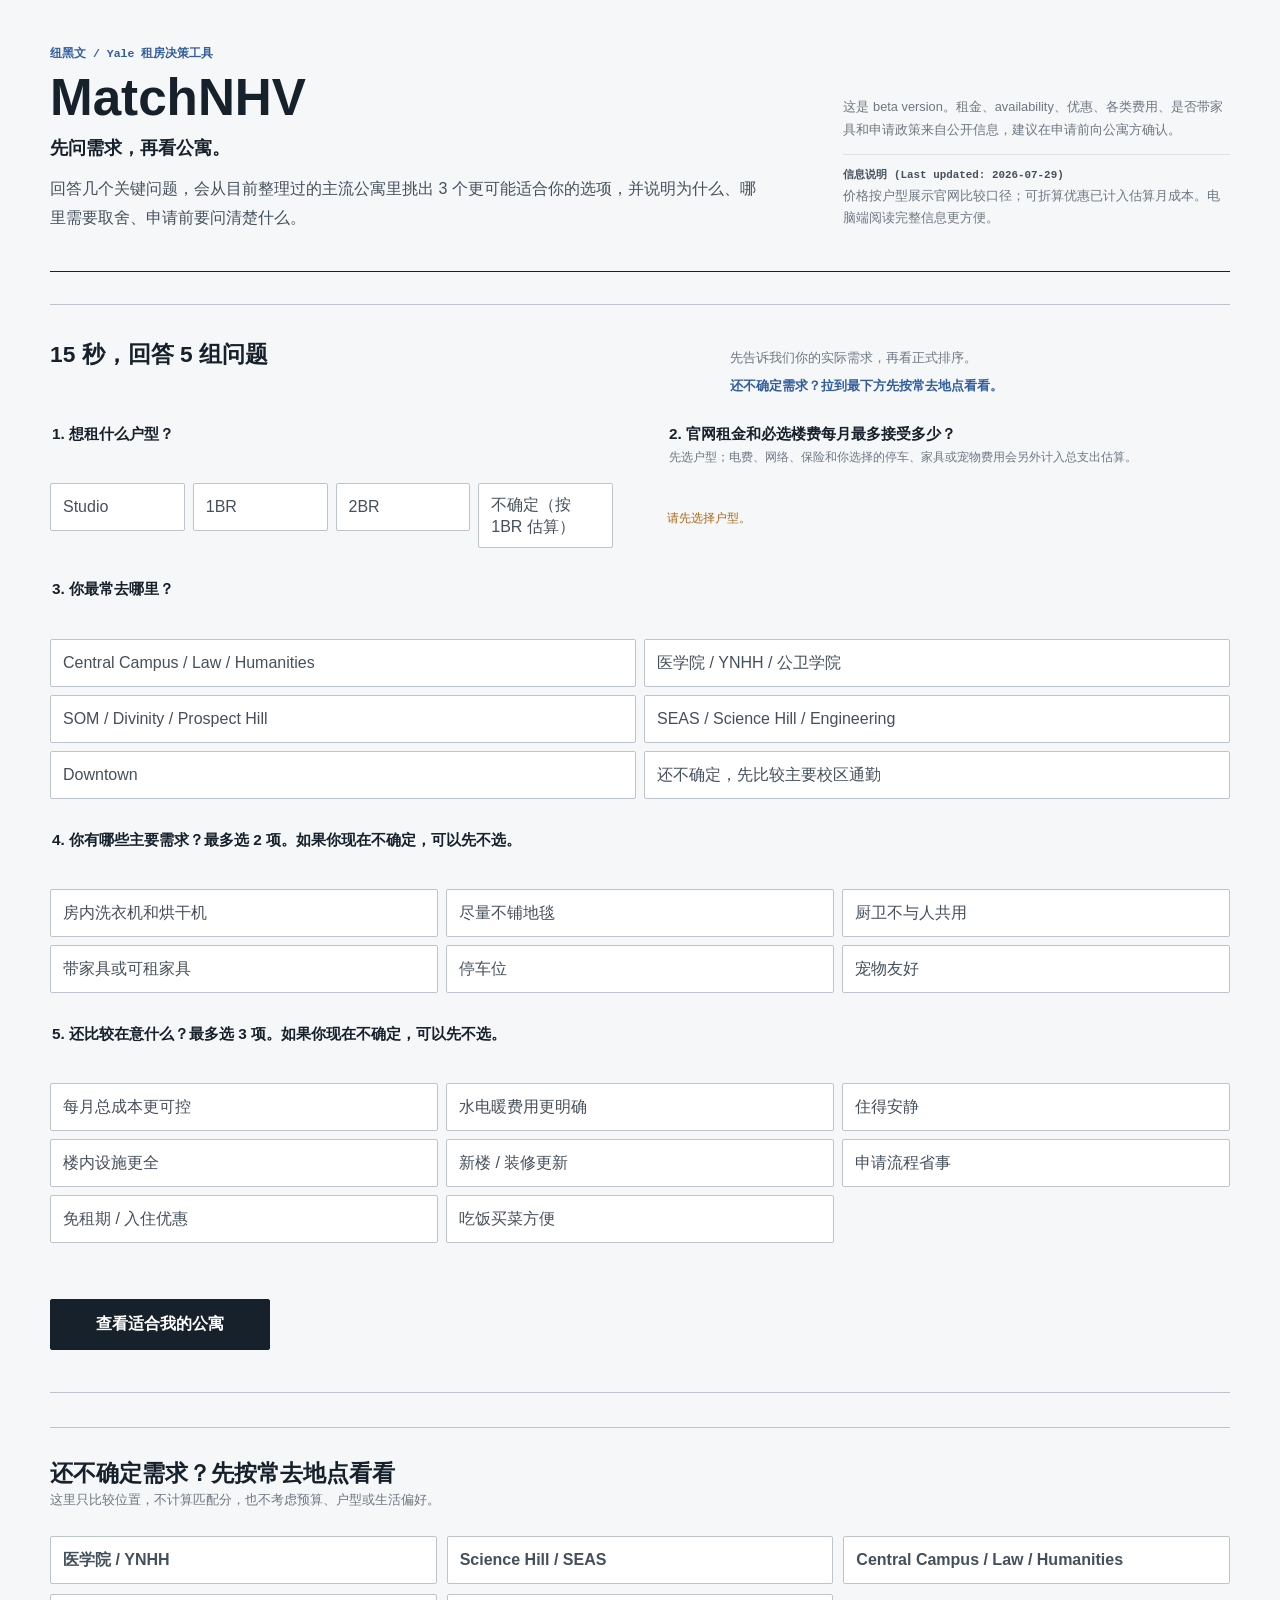
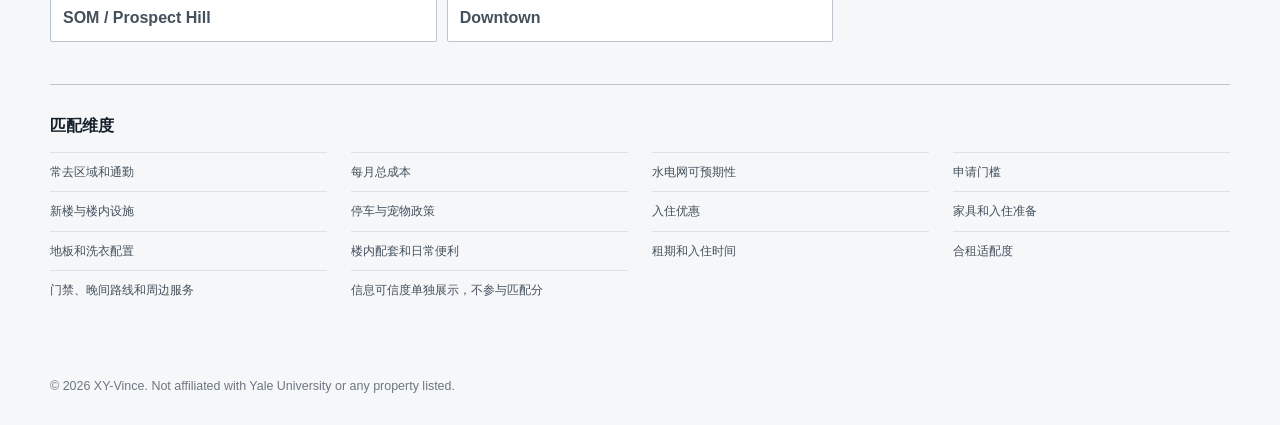
<file: index.html>
<!doctype html>
<html lang="zh-CN">
  <head>
    <meta charset="utf-8">
    <meta name="viewport" content="width=device-width, initial-scale=1">
    <meta name="description" content="MatchNHV 纽黑文公寓匹配器：根据预算、常去区域、水电网、房间配置和生活偏好，找出 3 个更适合你的选项。">
    <title>MatchNHV | 纽黑文公寓匹配器</title>
    <link rel="icon" href="favicon.svg" type="image/svg+xml">
    <link rel="stylesheet" href="styles.css?v=20260729-evidence-sprint-v1">
  </head>
  <body class="field-guide-ui">
    <main class="app-shell">
      <section class="intro" aria-labelledby="page-title">
        <div>
          <div class="top-line">
            <p class="eyebrow">纽黑文 / Yale 租房决策工具</p>
          </div>
          <h1 id="page-title">MatchNHV</h1>
          <p class="tagline">先问需求，再看公寓。</p>
          <p class="intro-copy">
            回答几个关键问题，会从目前整理过的主流公寓里挑出 3 个更可能适合你的选项，并说明为什么、哪里需要取舍、申请前要问清楚什么。
          </p>
        </div>
        <div class="notice">
          这是 beta version。租金、availability、优惠、各类费用、是否带家具和申请政策来自公开信息，建议在申请前向公寓方确认。
          <div class="info-board">
            <strong>信息说明 (Last updated: 2026-07-29)</strong>
            <span>价格按户型展示官网比较口径；可折算优惠已计入估算月成本。电脑端阅读完整信息更方便。</span>
          </div>
        </div>
      </section>

      <section class="workspace" aria-label="公寓匹配问卷和结果">
        <section class="panel results-panel" aria-live="polite" tabindex="-1" hidden>
          <div class="panel-heading results-heading">
            <div>
              <h2 id="results-title" tabindex="-1">适合你的公寓</h2>
              <p id="result-summary">提交问卷后，这里会显示正式排序。</p>
            </div>
            <button type="button" id="reset-button" class="secondary-action">重置</button>
          </div>
          <div id="results" class="results-list"></div>
        </section>

        <section class="launch-actions" id="feedback-panel" aria-label="Beta feedback" hidden>
          <div class="panel action-panel">
            <div class="panel-heading">
              <h2>测试反馈</h2>
              <p>填完下面三项，再复制反馈邮件正文。</p>
            </div>
            <p class="referral-note">想了解 referral bonus（推荐奖金），可在邮件里写上公寓名称；有现住租客可联系时，可以帮你们认识。目前 360 State、NHV Towers、City Crossing 暂无推荐奖金。Referral program 对打分机制无影响。</p>
            <p id="feedback-recipient" class="feedback-recipient" hidden></p>
            <div class="field-stack">
              <div>
                <label class="field-label" id="feedback-accuracy-label" for="feedback-accuracy">前三名感觉准吗？</label>
                <select id="feedback-accuracy">
                  <option value="大方向准确">大方向准确</option>
                  <option value="有一个明显不对">有一个明显不对</option>
                  <option value="不太符合我的需求">不太符合我的需求</option>
                </select>
              </div>
              <div id="feedback-missing-field">
                <label class="field-label" for="feedback-missing">这里还漏了哪些？</label>
                <input id="feedback-missing" type="text" placeholder="例如：公寓、费用、偏好或其他情况">
              </div>
              <div>
                <label class="field-label" for="feedback-note">一句话告诉我们哪里要改</label>
                <textarea id="feedback-note" rows="3" placeholder="例如：我是 SOM，结果太偏 Downtown；我更关心 parking；预算档位不够细。"></textarea>
              </div>
              <button type="button" id="copy-feedback" class="primary-action">复制反馈邮件正文</button>
              <p id="feedback-status" class="action-status" aria-live="polite"></p>
              <textarea id="feedback-preview" class="feedback-preview" rows="10" readonly hidden aria-label="反馈邮件正文"></textarea>
            </div>
          </div>
        </section>

        <form id="fit-form" class="panel form-panel">
          <div class="panel-heading">
            <h2>15 秒，回答 5 组问题</h2>
            <p>先告诉我们你的实际需求，再看正式排序。</p>
            <p class="location-browser-hint">还不确定需求？拉到最下方先按常去地点看看。</p>
          </div>

          <fieldset>
            <legend>1. 想租什么户型？</legend>
            <div class="segmented unit-type-grid">
              <label><input type="radio" name="unit_type" value="studio" required><span>Studio</span></label>
              <label><input type="radio" name="unit_type" value="1br" required><span>1BR</span></label>
              <label><input type="radio" name="unit_type" value="2br" required><span>2BR</span></label>
              <label><input type="radio" name="unit_type" value="not_sure" required><span>不确定（按 1BR 估算）</span></label>
            </div>
          </fieldset>

          <fieldset>
            <legend>2. 官网租金和必选楼费每月最多接受多少？<span class="legend-note">先选户型；电费、网络、保险和你选择的停车、家具或宠物费用会另外计入总支出估算。</span></legend>
            <div id="budget-options" class="segmented budget-grid"></div>
            <span id="budget-range-note" class="legend-note" aria-live="polite">请先选择户型。</span>
          </fieldset>

          <fieldset>
            <legend>3. 你最常去哪里？</legend>
            <div class="option-grid campus-grid">
              <label><input type="radio" name="campus" value="central_campus" required><span>Central Campus / Law / Humanities</span></label>
              <label><input type="radio" name="campus" value="med_school" required><span>医学院 / YNHH / 公卫学院</span></label>
              <label><input type="radio" name="campus" value="som_prospect" required><span>SOM / Divinity / Prospect Hill</span></label>
              <label><input type="radio" name="campus" value="seas_science" required><span>SEAS / Science Hill / Engineering</span></label>
              <label><input type="radio" name="campus" value="downtown_station" required><span>Downtown</span></label>
              <label><input type="radio" name="campus" value="balanced" required><span>还不确定，先比较主要校区通勤</span></label>
            </div>
          </fieldset>

          <fieldset>
            <legend>4. 你有哪些主要需求？最多选 2 项。如果你现在不确定，可以先不选。</legend>
            <div class="option-grid priority-grid">
              <label><input type="checkbox" name="requirement" value="laundry"><span>房内洗衣机和烘干机</span></label>
              <label><input type="checkbox" name="requirement" value="wood_floor"><span>尽量不铺地毯</span></label>
              <label><input type="checkbox" name="requirement" value="private_space"><span>厨卫不与人共用</span></label>
              <label><input type="checkbox" name="requirement" value="furniture_ready"><span>带家具或可租家具</span></label>
              <label><input type="checkbox" name="requirement" value="parking"><span>停车位</span></label>
              <label><input type="checkbox" name="requirement" value="pet_friendly"><span>宠物友好</span></label>
            </div>
            <div id="pet-type-followup" class="conditional-followup" hidden>
              <span class="field-label">你的宠物是？</span>
              <div class="segmented conditional-options">
                <label><input type="radio" name="pet_type" value="cat"><span>猫</span></label>
                <label><input type="radio" name="pet_type" value="dog"><span>狗</span></label>
                <label><input type="radio" name="pet_type" value="other"><span>其他</span></label>
              </div>
            </div>
          </fieldset>

          <fieldset>
            <legend>5. 还比较在意什么？最多选 3 项。如果你现在不确定，可以先不选。</legend>
            <div class="option-grid priority-grid">
              <label><input type="checkbox" name="preference" value="true_cost"><span>每月总成本更可控</span></label>
              <label><input type="checkbox" name="preference" value="utilities_predictable"><span>水电暖费用更明确</span></label>
              <label><input type="checkbox" name="preference" value="quiet_routine"><span>住得安静</span></label>
              <label><input type="checkbox" name="preference" value="amenity_breadth"><span>楼内设施更全</span></label>
              <label><input type="checkbox" name="preference" value="newer_building"><span>新楼 / 装修更新</span></label>
              <label><input type="checkbox" name="preference" value="application"><span>申请流程省事</span></label>
              <label><input type="checkbox" name="preference" value="concession"><span>免租期 / 入住优惠</span></label>
              <label><input type="checkbox" name="preference" value="food_store"><span>吃饭买菜方便</span></label>
            </div>
          </fieldset>

          <p id="refinement-status" class="refinement-status" aria-live="polite"></p>
          <button type="submit" class="primary-action">查看适合我的公寓</button>
        </form>

        <section class="location-browser panel" aria-labelledby="location-browser-title">
          <div class="panel-heading">
            <h2 id="location-browser-title">还不确定需求？先按常去地点看看</h2>
            <p>这里只比较位置，不计算匹配分，也不考虑预算、户型或生活偏好。</p>
          </div>
          <div class="location-browser-grid">
            <button type="button" class="location-browser-button" data-campus="med_school">医学院 / YNHH</button>
            <button type="button" class="location-browser-button" data-campus="seas_science">Science Hill / SEAS</button>
            <button type="button" class="location-browser-button" data-campus="central_campus">Central Campus / Law / Humanities</button>
            <button type="button" class="location-browser-button" data-campus="som_prospect">SOM / Prospect Hill</button>
            <button type="button" class="location-browser-button" data-campus="downtown_station">Downtown</button>
          </div>
        </section>

      </section>

      <section class="method-note">
        <h2>匹配维度</h2>
        <div class="criteria-grid">
          <span>常去区域和通勤</span>
          <span>每月总成本</span>
          <span>水电网可预期性</span>
          <span>申请门槛</span>
          <span>新楼与楼内设施</span>
          <span>停车与宠物政策</span>
          <span>入住优惠</span>
          <span>家具和入住准备</span>
          <span>地板和洗衣配置</span>
          <span>楼内配套和日常便利</span>
          <span>租期和入住时间</span>
          <span>合租适配度</span>
          <span>门禁、晚间路线和周边服务</span>
          <span>信息可信度单独展示，不参与匹配分</span>
        </div>
      </section>
    </main>
    <footer class="site-footer">
      <p>© 2026 XY-Vince. Not affiliated with Yale University or any property listed.</p>
    </footer>

    <script src="app.js?v=20260729-evidence-sprint-v1"></script>
  </body>
</html>
</file>
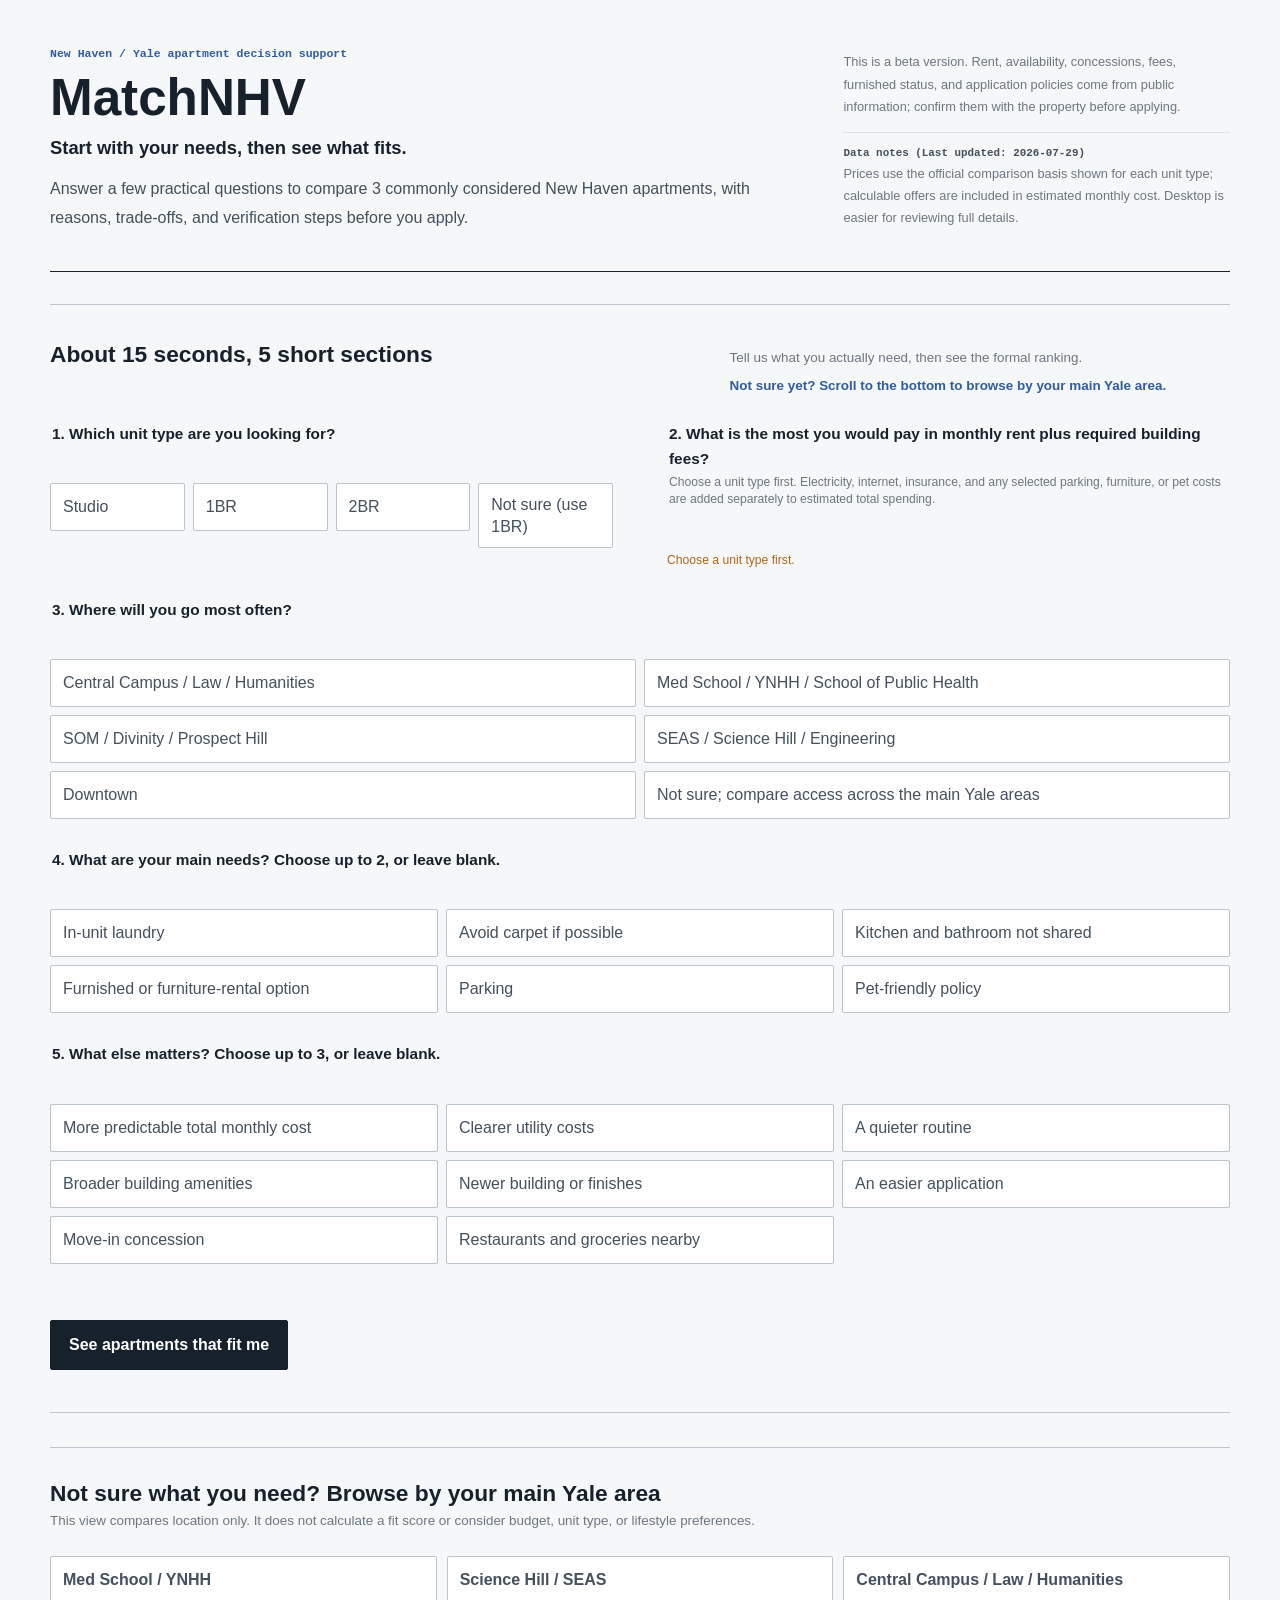
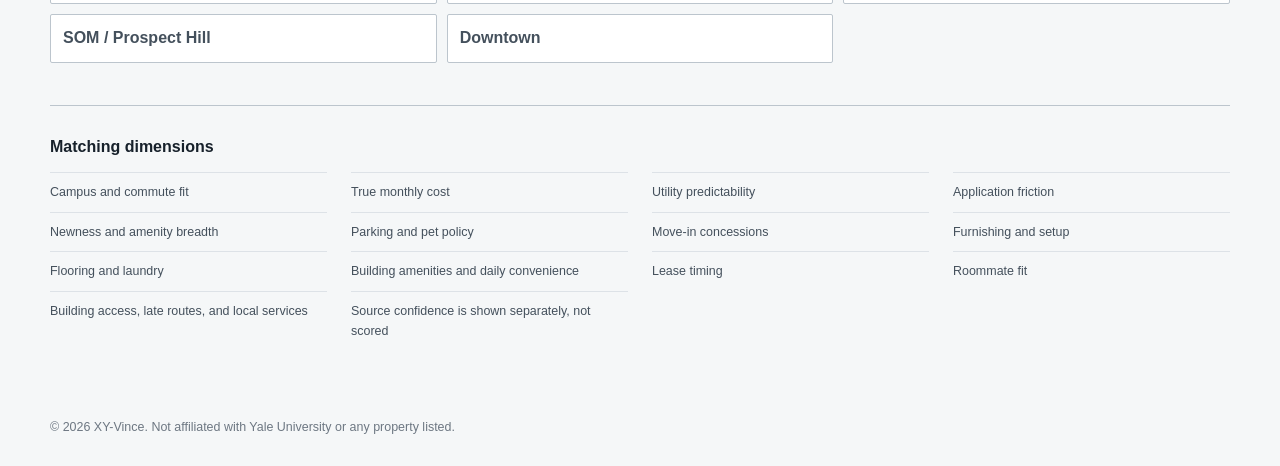
<file: en/index.html>
<!doctype html>
<html lang="en">
  <head>
    <meta charset="utf-8">
    <meta name="viewport" content="width=device-width, initial-scale=1">
    <meta name="description" content="MatchNHV is a New Haven apartment fit checker that matches budget, campus routine, true cost, setup, and daily priorities to 3 better-fit options.">
    <title>MatchNHV | New Haven Apartment Fit Checker</title>
    <link rel="icon" href="../favicon.svg" type="image/svg+xml">
    <link rel="stylesheet" href="../styles.css?v=20260729-evidence-sprint-v1">
  </head>
  <body class="field-guide-ui">
    <main class="app-shell">
      <section class="intro" aria-labelledby="page-title">
        <div>
          <div class="top-line">
            <p class="eyebrow">New Haven / Yale apartment decision support</p>
          </div>
          <h1 id="page-title">MatchNHV</h1>
          <p class="tagline">Start with your needs, then see what fits.</p>
          <p class="intro-copy">
            Answer a few practical questions to compare 3 commonly considered New Haven apartments, with reasons, trade-offs, and verification steps before you apply.
          </p>
        </div>
        <div class="notice">
          This is a beta version. Rent, availability, concessions, fees, furnished status, and application policies come from public information; confirm them with the property before applying.
          <div class="info-board">
            <strong>Data notes (Last updated: 2026-07-29)</strong>
            <span>Prices use the official comparison basis shown for each unit type; calculable offers are included in estimated monthly cost. Desktop is easier for reviewing full details.</span>
          </div>
        </div>
      </section>

      <section class="workspace" aria-label="Apartment fit questionnaire and results">
        <section class="panel results-panel" aria-live="polite" tabindex="-1" hidden>
          <div class="panel-heading results-heading">
            <div>
              <h2 id="results-title" tabindex="-1">Apartments that fit your needs</h2>
              <p id="result-summary">Submit the questionnaire to see the formal ranking.</p>
            </div>
            <button type="button" id="reset-button" class="secondary-action">Reset</button>
          </div>
          <div id="results" class="results-list"></div>
        </section>

        <section class="launch-actions" id="feedback-panel" aria-label="Beta feedback" hidden>
          <div class="panel action-panel">
            <div class="panel-heading">
              <h2>Beta feedback</h2>
              <p>Fill in the three fields below, then copy the feedback email.</p>
            </div>
            <p class="referral-note">For a referral bonus, include the property name in your email and I will contact a current resident. 360 State, NHV Towers, and City Crossing currently have no referral bonus. Referral programs never affect scoring.</p>
            <p id="feedback-recipient" class="feedback-recipient" hidden></p>
            <div class="field-stack">
              <div>
                <label class="field-label" id="feedback-accuracy-label" for="feedback-accuracy">Does the Top 3 feel right?</label>
                <select id="feedback-accuracy">
                  <option value="Mostly accurate">Mostly accurate</option>
                  <option value="One option is clearly off">One option is clearly off</option>
                  <option value="Not close to my needs">Not close to my needs</option>
                </select>
              </div>
              <div id="feedback-missing-field">
                <label class="field-label" for="feedback-missing">What are we missing here?</label>
                <input id="feedback-missing" type="text" placeholder="Example: a building, fee, preference, or other detail">
              </div>
              <div>
                <label class="field-label" for="feedback-note">One sentence on what should improve</label>
                <textarea id="feedback-note" rows="3" placeholder="Example: I am at SOM and the results feel too downtown; parking matters more to me; the budget bands need more detail."></textarea>
              </div>
              <button type="button" id="copy-feedback" class="primary-action">Copy feedback email</button>
              <p id="feedback-status" class="action-status" aria-live="polite"></p>
              <textarea id="feedback-preview" class="feedback-preview" rows="10" readonly hidden aria-label="Feedback email body"></textarea>
            </div>
          </div>
        </section>

        <form id="fit-form" class="panel form-panel">
          <div class="panel-heading">
            <h2>About 15 seconds, 5 short sections</h2>
            <p>Tell us what you actually need, then see the formal ranking.</p>
            <p class="location-browser-hint">Not sure yet? Scroll to the bottom to browse by your main Yale area.</p>
          </div>

          <fieldset>
            <legend>1. Which unit type are you looking for?</legend>
            <div class="segmented unit-type-grid">
              <label><input type="radio" name="unit_type" value="studio" required><span>Studio</span></label>
              <label><input type="radio" name="unit_type" value="1br" required><span>1BR</span></label>
              <label><input type="radio" name="unit_type" value="2br" required><span>2BR</span></label>
              <label><input type="radio" name="unit_type" value="not_sure" required><span>Not sure (use 1BR)</span></label>
            </div>
          </fieldset>

          <fieldset>
            <legend>2. What is the most you would pay in monthly rent plus required building fees?<span class="legend-note">Choose a unit type first. Electricity, internet, insurance, and any selected parking, furniture, or pet costs are added separately to estimated total spending.</span></legend>
            <div id="budget-options" class="segmented budget-grid"></div>
            <span id="budget-range-note" class="legend-note" aria-live="polite">Choose a unit type first.</span>
          </fieldset>

          <fieldset>
            <legend>3. Where will you go most often?</legend>
            <div class="option-grid campus-grid">
              <label><input type="radio" name="campus" value="central_campus" required><span>Central Campus / Law / Humanities</span></label>
              <label><input type="radio" name="campus" value="med_school" required><span>Med School / YNHH / School of Public Health</span></label>
              <label><input type="radio" name="campus" value="som_prospect" required><span>SOM / Divinity / Prospect Hill</span></label>
              <label><input type="radio" name="campus" value="seas_science" required><span>SEAS / Science Hill / Engineering</span></label>
              <label><input type="radio" name="campus" value="downtown_station" required><span>Downtown</span></label>
              <label><input type="radio" name="campus" value="balanced" required><span>Not sure; compare access across the main Yale areas</span></label>
            </div>
          </fieldset>

          <fieldset>
            <legend>4. What are your main needs? Choose up to 2, or leave blank.</legend>
            <div class="option-grid priority-grid">
              <label><input type="checkbox" name="requirement" value="laundry"><span>In-unit laundry</span></label>
              <label><input type="checkbox" name="requirement" value="wood_floor"><span>Avoid carpet if possible</span></label>
              <label><input type="checkbox" name="requirement" value="private_space"><span>Kitchen and bathroom not shared</span></label>
              <label><input type="checkbox" name="requirement" value="furniture_ready"><span>Furnished or furniture-rental option</span></label>
              <label><input type="checkbox" name="requirement" value="parking"><span>Parking</span></label>
              <label><input type="checkbox" name="requirement" value="pet_friendly"><span>Pet-friendly policy</span></label>
            </div>
            <div id="pet-type-followup" class="conditional-followup" hidden>
              <span class="field-label">What kind of pet?</span>
              <div class="segmented conditional-options">
                <label><input type="radio" name="pet_type" value="cat"><span>Cat</span></label>
                <label><input type="radio" name="pet_type" value="dog"><span>Dog</span></label>
                <label><input type="radio" name="pet_type" value="other"><span>Other</span></label>
              </div>
            </div>
          </fieldset>

          <fieldset>
            <legend>5. What else matters? Choose up to 3, or leave blank.</legend>
            <div class="option-grid priority-grid">
              <label><input type="checkbox" name="preference" value="true_cost"><span>More predictable total monthly cost</span></label>
              <label><input type="checkbox" name="preference" value="utilities_predictable"><span>Clearer utility costs</span></label>
              <label><input type="checkbox" name="preference" value="quiet_routine"><span>A quieter routine</span></label>
              <label><input type="checkbox" name="preference" value="amenity_breadth"><span>Broader building amenities</span></label>
              <label><input type="checkbox" name="preference" value="newer_building"><span>Newer building or finishes</span></label>
              <label><input type="checkbox" name="preference" value="application"><span>An easier application</span></label>
              <label><input type="checkbox" name="preference" value="concession"><span>Move-in concession</span></label>
              <label><input type="checkbox" name="preference" value="food_store"><span>Restaurants and groceries nearby</span></label>
            </div>
          </fieldset>

          <p id="refinement-status" class="refinement-status" aria-live="polite"></p>
          <button type="submit" class="primary-action">See apartments that fit me</button>
        </form>

        <section class="location-browser panel" aria-labelledby="location-browser-title">
          <div class="panel-heading">
            <h2 id="location-browser-title">Not sure what you need? Browse by your main Yale area</h2>
            <p>This view compares location only. It does not calculate a fit score or consider budget, unit type, or lifestyle preferences.</p>
          </div>
          <div class="location-browser-grid">
            <button type="button" class="location-browser-button" data-campus="med_school">Med School / YNHH</button>
            <button type="button" class="location-browser-button" data-campus="seas_science">Science Hill / SEAS</button>
            <button type="button" class="location-browser-button" data-campus="central_campus">Central Campus / Law / Humanities</button>
            <button type="button" class="location-browser-button" data-campus="som_prospect">SOM / Prospect Hill</button>
            <button type="button" class="location-browser-button" data-campus="downtown_station">Downtown</button>
          </div>
        </section>

      </section>

      <section class="method-note">
        <h2>Matching dimensions</h2>
        <div class="criteria-grid">
          <span>Campus and commute fit</span>
          <span>True monthly cost</span>
          <span>Utility predictability</span>
          <span>Application friction</span>
          <span>Newness and amenity breadth</span>
          <span>Parking and pet policy</span>
          <span>Move-in concessions</span>
          <span>Furnishing and setup</span>
          <span>Flooring and laundry</span>
          <span>Building amenities and daily convenience</span>
          <span>Lease timing</span>
          <span>Roommate fit</span>
          <span>Building access, late routes, and local services</span>
          <span>Source confidence is shown separately, not scored</span>
        </div>
      </section>
    </main>
    <footer class="site-footer">
      <p>© 2026 XY-Vince. Not affiliated with Yale University or any property listed.</p>
    </footer>

    <script src="../app.js?v=20260729-evidence-sprint-v1"></script>
  </body>
</html>
</file>
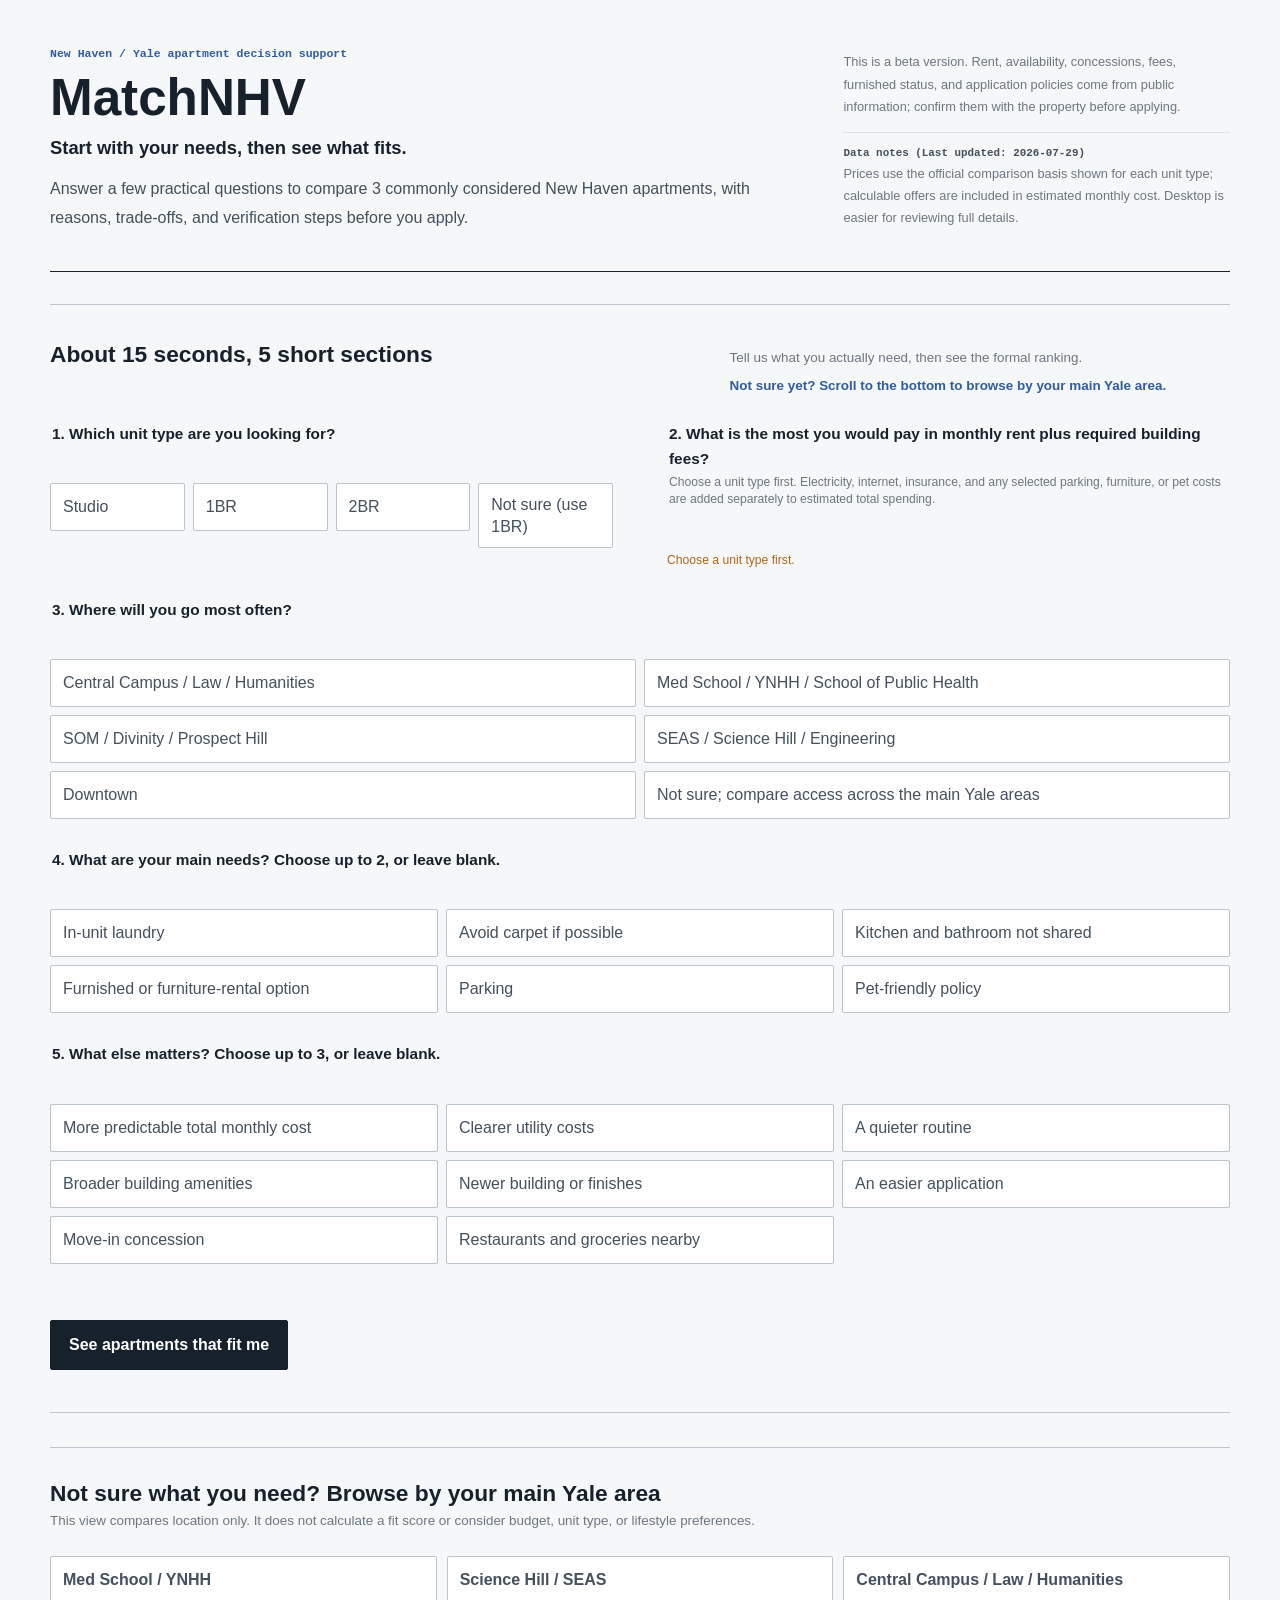
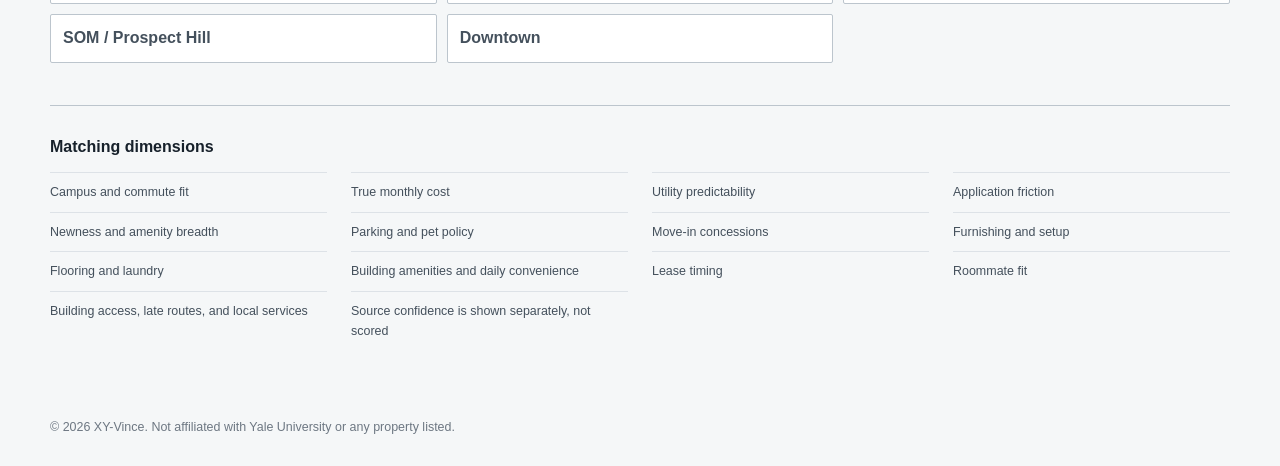
<file: en.html>
<!doctype html>
<html lang="en">
  <head>
    <meta charset="utf-8">
    <meta name="viewport" content="width=device-width, initial-scale=1">
    <meta http-equiv="refresh" content="0; url=en/">
    <link rel="canonical" href="en/">
    <title>MatchNHV | English</title>
  </head>
  <body>
    <p><a href="en/">Continue to MatchNHV in English</a></p>
  </body>
</html>
</file>
<file: styles.css>
:root {
  --bg: #f6f4ef;
  --paper: #ffffff;
  --ink: #1d2430;
  --muted: #667085;
  --line: #d7dce2;
  --line-strong: #b8c0cc;
  --brand: #0f766e;
  --brand-dark: #0b4f4a;
  --accent: #9f6b1a;
  --good: #256b4f;
  --warn: #9a5b13;
  --low: #8f2f2f;
  --shadow: 0 18px 40px rgba(29, 36, 48, 0.08);
}

* {
  box-sizing: border-box;
}

[hidden] {
  display: none !important;
}

body {
  margin: 0;
  color: var(--ink);
  background: var(--bg);
  font-family: Inter, ui-sans-serif, system-ui, -apple-system, BlinkMacSystemFont, "Segoe UI", sans-serif;
  line-height: 1.5;
}

button,
input,
select,
textarea {
  font: inherit;
}

.app-shell {
  width: min(1180px, calc(100% - 32px));
  margin: 0 auto;
  padding: 24px 0 40px;
}

.intro {
  display: grid;
  grid-template-columns: minmax(0, 1fr) minmax(260px, 360px);
  gap: 24px;
  align-items: end;
  padding: 8px 0 24px;
}

.eyebrow {
  margin: 0 0 8px;
  color: var(--brand-dark);
  font-size: 0.78rem;
  font-weight: 760;
  text-transform: uppercase;
}

.top-line {
  display: flex;
  flex-wrap: wrap;
  gap: 10px 14px;
  align-items: center;
  justify-content: space-between;
}

.top-line .eyebrow {
  margin-bottom: 0;
}

h1,
h2,
p {
  margin-top: 0;
}

h1 {
  margin-bottom: 6px;
  font-size: clamp(2rem, 4vw, 4.15rem);
  line-height: 1.02;
  letter-spacing: 0;
}

.tagline {
  margin-bottom: 10px;
  color: var(--brand-dark);
  font-size: 1.18rem;
  font-weight: 760;
}

.intro-copy {
  max-width: 760px;
  margin-bottom: 0;
  color: var(--muted);
  font-size: 1rem;
}

.notice {
  border: 1px solid var(--line);
  border-left: 4px solid var(--brand);
  background: #fbfcfa;
  padding: 14px 16px;
  border-radius: 8px;
  color: #3f4856;
  font-size: 0.92rem;
}

.market-context {
  margin-top: 12px;
  padding-top: 10px;
  border-top: 1px solid #dfe5df;
}

.market-context strong,
.market-context span {
  display: block;
}

.market-context strong {
  margin-bottom: 2px;
  color: var(--brand-dark);
  font-size: 0.78rem;
  text-transform: uppercase;
}

.market-context span {
  color: #515b68;
  font-weight: 680;
}

.location-browser {
  order: 4;
  position: relative;
  max-width: none;
  margin: 18px 0 0;
  padding: 18px;
  box-shadow: none;
  background: #fbfcfd;
}

.location-browser::before {
  content: "";
  position: absolute;
  top: -19px;
  right: 0;
  left: 0;
  border-top: 1px solid var(--line);
}

.panel-heading .location-browser-hint {
  margin-top: 5px;
  color: var(--brand-dark);
  font-weight: 700;
}

.location-browser-grid {
  display: grid;
  grid-template-columns: repeat(3, minmax(0, 1fr));
  gap: 10px;
}

.location-browser-button {
  min-height: 48px;
  border: 1px solid var(--line);
  border-radius: 8px;
  padding: 10px 12px;
  background: #fff;
  color: #2f3b4a;
  cursor: pointer;
  font-weight: 760;
  text-align: left;
  overflow-wrap: anywhere;
  transition: border-color 0.15s ease, background 0.15s ease, color 0.15s ease;
}

.location-browser-button:hover,
.location-browser-button.is-active {
  border-color: var(--brand);
  background: #e9f6f3;
  color: var(--brand-dark);
}

.workspace {
  display: grid;
  gap: 18px;
  align-items: start;
  max-width: 1080px;
  margin: 0 auto;
}

.workspace.is-location-browse .location-browser {
  order: 2;
  margin-top: 0;
}

.workspace.is-location-browse .location-browser::before {
  display: none;
}

.workspace.is-location-browse .results-panel {
  order: 3;
}

.workspace.is-location-browse .launch-actions {
  order: 4;
}

.panel {
  border: 1px solid var(--line);
  border-radius: 8px;
  background: var(--paper);
  box-shadow: var(--shadow);
}

.form-panel {
  order: 1;
  padding: 18px;
  display: grid;
  grid-template-columns: 1fr;
  gap: 0;
}

.form-panel fieldset + fieldset {
  border-top: 1px solid var(--line);
  padding-top: 16px;
}

.results-panel {
  order: 2;
  min-height: 0;
  padding: 18px;
}

.panel-heading {
  margin-bottom: 16px;
}

.panel-heading h2 {
  margin-bottom: 4px;
  font-size: 1.2rem;
}

.panel-heading p {
  margin-bottom: 0;
  color: var(--muted);
  font-size: 0.92rem;
}

.panel-heading p.summary-warning {
  border-left: 4px solid var(--warn);
  padding: 9px 11px;
  background: #fff8e8;
  color: #6f450b;
  font-weight: 690;
}

.results-heading {
  display: flex;
  justify-content: space-between;
  gap: 12px;
  align-items: flex-start;
}

fieldset {
  border: 0;
  padding: 0;
  margin: 0 0 18px;
}

legend {
  margin-bottom: 9px;
  color: #293241;
  font-size: 0.94rem;
  font-weight: 750;
}

.legend-note {
  display: block;
  margin-top: 3px;
  color: var(--muted);
  font-size: 0.82rem;
  font-weight: 650;
  line-height: 1.35;
}

.segmented,
.option-grid {
  display: grid;
  gap: 8px;
}

.segmented {
  grid-template-columns: repeat(2, minmax(0, 1fr));
}

.segmented.budget-grid {
  grid-template-columns: repeat(5, minmax(0, 1fr));
}

.segmented.unit-type-grid {
  grid-template-columns: repeat(4, minmax(0, 1fr));
}

.budget-subheading {
  margin-top: 12px;
}

#budget-range-note:not(:empty) {
  margin-top: 8px;
  color: #6f450b;
}

.option-grid {
  grid-template-columns: 1fr;
}

.campus-grid {
  grid-template-columns: repeat(2, minmax(0, 1fr));
}

.priority-grid {
  grid-template-columns: repeat(3, minmax(0, 1fr));
}

.conditional-followup {
  margin-top: 12px;
  padding-top: 12px;
  border-top: 1px solid var(--line);
}

.conditional-options {
  max-width: 420px;
  grid-template-columns: repeat(3, minmax(0, 1fr));
}

.more-priorities {
  margin-top: 10px;
  border-top: 1px solid var(--line);
  padding-top: 10px;
}

.more-priorities summary,
.card-details summary {
  color: var(--brand-dark);
  cursor: pointer;
  font-size: 0.86rem;
  font-weight: 780;
}

.more-priorities[open] summary,
.card-details[open] summary {
  margin-bottom: 10px;
}

.refinement-status {
  min-height: 20px;
  margin: 0 0 8px;
  color: var(--brand-dark);
  font-size: 0.84rem;
  font-weight: 720;
}

label {
  display: block;
}

label input {
  position: absolute;
  opacity: 0;
  pointer-events: none;
}

label span {
  display: flex;
  min-height: 42px;
  align-items: center;
  border: 1px solid var(--line);
  border-radius: 8px;
  padding: 9px 11px;
  color: #344054;
  background: #fff;
  cursor: pointer;
  overflow-wrap: anywhere;
  transition: border-color 0.15s ease, background 0.15s ease, color 0.15s ease;
}

label input:checked + span {
  border-color: var(--brand);
  background: #e9f6f3;
  color: var(--brand-dark);
  font-weight: 700;
}

label input:disabled + span {
  opacity: 0.45;
  cursor: not-allowed;
}

label input:focus-visible + span,
button:focus-visible {
  outline: 3px solid rgba(15, 118, 110, 0.28);
  outline-offset: 2px;
}

.primary-action,
.secondary-action {
  border: 0;
  border-radius: 8px;
  cursor: pointer;
  font-weight: 760;
}

.primary-action {
  width: 100%;
  min-height: 46px;
  background: var(--brand);
  color: #fff;
}

.primary-action:hover {
  background: var(--brand-dark);
}

.secondary-action {
  min-width: 78px;
  min-height: 36px;
  padding: 0 12px;
  border: 1px solid var(--line);
  background: #fff;
  color: #344054;
}

.results-list {
  display: grid;
  gap: 14px;
}

.result-card {
  border: 1px solid var(--line);
  border-radius: 8px;
  background: #fff;
  padding: 16px;
  line-height: 1.45;
  animation: card-in 160ms ease-out both;
}

.scope-card {
  border-color: #f0c36d;
  background: #fffdf8;
}

@keyframes card-in {
  from {
    opacity: 0;
    transform: translateY(6px);
  }

  to {
    opacity: 1;
    transform: translateY(0);
  }
}

.confidence-banner {
  margin-bottom: 12px;
  border: 1px solid #f0c36d;
  border-left: 4px solid var(--warn);
  border-radius: 8px;
  padding: 9px 11px;
  background: #fff8e8;
  color: #6f450b;
  font-size: 0.85rem;
  font-weight: 690;
}

.card-top {
  display: flex;
  justify-content: space-between;
  gap: 12px;
  align-items: flex-start;
  margin-bottom: 10px;
}

.rank {
  color: var(--brand);
  font-weight: 820;
  font-size: 0.8rem;
}

.result-card h3 {
  margin: 2px 0 5px;
  font-size: 1.25rem;
  line-height: 1.2;
}

.subtitle {
  margin: 0;
  color: var(--muted);
  font-size: 0.9rem;
}

.score-pill {
  flex: 0 0 auto;
  min-width: 76px;
  border-radius: 8px;
  padding: 8px 10px;
  background: #eef8f5;
  color: var(--brand-dark);
  text-align: center;
  font-weight: 820;
}

.score-pill small {
  display: block;
  color: var(--muted);
  font-weight: 700;
}

.score-pill.quick-score {
  max-width: 132px;
  font-size: 0.82rem;
  line-height: 1.25;
}

.facts {
  display: grid;
  grid-template-columns: repeat(auto-fit, minmax(118px, 1fr));
  gap: 12px;
  margin: 12px 0;
}

.compact-facts {
  grid-template-columns: repeat(3, minmax(0, 1fr));
}

.detail-facts {
  grid-template-columns: repeat(2, minmax(0, 1fr));
}

.fact {
  min-height: 66px;
  border: 1px solid var(--line);
  border-radius: 8px;
  padding: 10px;
  background: #fbfcfd;
}

.fact strong {
  display: block;
  margin-bottom: 4px;
  font-size: 0.76rem;
  color: var(--muted);
}

.fact span {
  display: block;
  font-weight: 680;
  line-height: 1.45;
  overflow-wrap: anywhere;
}

.price-signal-list {
  display: grid;
  gap: 4px;
}

.price-signal-list span {
  display: grid;
  grid-template-columns: 48px minmax(0, 1fr);
  gap: 8px;
  align-items: baseline;
}

.price-signal-list b {
  color: var(--muted);
  font-size: 0.76rem;
  font-weight: 760;
}

.utility-details {
  display: grid;
  gap: 5px;
}

.utility-details > div {
  display: grid;
  grid-template-columns: minmax(0, 1fr) auto;
  gap: 7px;
  align-items: baseline;
}

.utility-details b {
  color: var(--muted);
  font-size: 0.76rem;
  font-weight: 760;
}

.utility-details span {
  font-size: 0.78rem;
  font-weight: 760;
  text-align: right;
}

.utility-status.included {
  color: var(--brand-dark);
}

.utility-status.tenantPays,
.utility-status.verify {
  color: #7a4d09;
}

.utility-details small {
  display: block;
  padding-top: 3px;
  color: var(--muted);
  font-size: 0.72rem;
  line-height: 1.4;
}

.concession-fact {
  border-color: #f0c36d;
  background: #fff8e8;
}

.value-fact {
  border-color: #b7d7cb;
  background: #f1fbf7;
}

.cost-breakdown {
  margin: 12px 0;
  border: 1px solid #d2dee5;
  border-radius: 8px;
  padding: 12px;
  background: #fbfdfd;
}

.cost-summary {
  margin: 12px 0;
}

.special-comparison {
  display: flex;
  align-items: center;
  gap: 8px;
  margin-top: 8px;
  border-left: 3px solid var(--warn);
  padding: 7px 9px;
  background: #fff8e8;
  color: #5f4a29;
  font-size: 0.78rem;
}

.special-comparison span {
  min-width: 0;
}

.special-comparison strong {
  color: #33270f;
}

.move-in-checks {
  display: flex;
  flex-wrap: wrap;
  gap: 6px;
  margin: -4px 0 12px;
}

.move-in-checks span {
  border: 1px solid #efcd8a;
  border-radius: 6px;
  padding: 4px 7px;
  background: #fff8e8;
  color: #6f450b;
  font-size: 0.72rem;
  font-weight: 720;
}

.budget-basis-note {
  display: grid;
  grid-template-columns: auto 1fr;
  gap: 3px 10px;
  margin: 10px 0 12px;
  border-left: 3px solid var(--brand);
  padding: 8px 10px;
  background: #f3fbf7;
  color: #253643;
  font-size: 0.8rem;
}

.budget-basis-note.warn {
  border-left-color: var(--warn);
  background: #fff8e8;
}

.budget-basis-note strong {
  grid-row: 1 / span 3;
  color: var(--brand-dark);
}

.budget-basis-note span,
.budget-basis-note em,
.budget-basis-note small {
  min-width: 0;
  overflow-wrap: anywhere;
}

.budget-basis-note em {
  color: #4f5f6d;
  font-style: normal;
}

.budget-basis-note small {
  color: var(--muted);
  line-height: 1.35;
}

.cost-conditional {
  margin: 9px 0 0;
  border-left: 3px solid var(--warn);
  padding-left: 9px;
  color: #6f450b;
  font-size: 0.78rem;
  font-weight: 690;
}

.cost-breakdown-title {
  margin-bottom: 8px;
  color: var(--brand-dark);
  font-size: 0.82rem;
  font-weight: 850;
  text-transform: uppercase;
}

.cost-metrics {
  display: grid;
  grid-template-columns: repeat(2, minmax(0, 1fr));
  gap: 8px;
}

.cost-metrics > div {
  min-width: 0;
  border: 1px solid #e0e7eb;
  border-radius: 8px;
  padding: 9px;
  background: #fff;
}

.cost-metrics span,
.cost-metrics em {
  display: block;
}

.cost-metrics span {
  color: var(--muted);
  font-size: 0.72rem;
  font-weight: 780;
  text-transform: uppercase;
}

.cost-metrics strong {
  display: flex;
  align-items: baseline;
  gap: 4px;
  margin-top: 4px;
  color: #122132;
  font-size: 1.08rem;
}

.cost-metrics small {
  color: var(--muted);
  font-size: 0.66rem;
  font-weight: 760;
}

.cost-metrics em {
  margin-top: 3px;
  color: #516170;
  font-size: 0.72rem;
  font-style: normal;
  font-weight: 700;
  line-height: 1.3;
}

.cost-metric-primary {
  border-color: #b7d7cb !important;
  background: #f3fbf7 !important;
}

.cost-gross,
.cost-excluded,
.cost-caveat {
  margin: 8px 0 0;
  color: #506071;
  font-size: 0.78rem;
  font-weight: 700;
  line-height: 1.35;
}

.cost-excluded {
  color: #6f450b;
}

.cost-line-grid {
  display: grid;
  grid-template-columns: repeat(2, minmax(0, 1fr));
  gap: 10px;
  margin-top: 10px;
}

.cost-line-grid h4 {
  margin: 0 0 5px;
  color: var(--brand-dark);
  font-size: 0.74rem;
  text-transform: uppercase;
}

.cost-line-grid ul {
  display: grid;
  gap: 5px;
  margin: 0;
  padding: 0;
  list-style: none;
}

.cost-line-grid li {
  display: grid;
  grid-template-columns: minmax(0, 1fr) auto;
  gap: 6px 8px;
  align-items: baseline;
  color: #3e4b58;
  font-size: 0.78rem;
  line-height: 1.3;
}

.cost-line-grid li span {
  min-width: 0;
}

.cost-line-grid li strong {
  color: #1e303f;
  font-size: 0.8rem;
}

.cost-line-grid li em {
  grid-column: 1 / -1;
  color: var(--muted);
  font-size: 0.7rem;
  font-style: normal;
  font-weight: 700;
}

.value-caveat {
  margin: 0;
  border: 1px solid #b7d7cb;
  border-left: 4px solid var(--brand);
  border-radius: 8px;
  padding: 8px 10px;
  background: #f7fcf9;
  color: #31584d;
  font-size: 0.82rem;
  font-weight: 680;
}

.card-callouts {
  display: grid;
  gap: 8px;
  margin: 12px 0;
}

.quick-insights {
  display: grid;
  grid-template-columns: repeat(2, minmax(0, 1fr));
  gap: 16px;
  margin: 12px 0;
  border-top: 1px solid var(--line);
  border-bottom: 1px solid var(--line);
  padding: 10px 0;
}

.quick-insights strong,
.quick-insights span {
  display: block;
}

.quick-insights strong {
  margin-bottom: 3px;
  color: var(--brand-dark);
  font-size: 0.76rem;
}

.quick-insights span {
  color: #445061;
  font-size: 0.86rem;
}

.source-links {
  display: flex;
  flex-wrap: wrap;
  gap: 5px 10px;
  align-items: center;
  margin: 10px 0;
  color: var(--muted);
  font-size: 0.78rem;
}

.source-links strong {
  color: #394657;
}

.source-links a,
.feedback-mailto {
  color: var(--brand-dark);
  font-weight: 740;
  text-decoration: underline;
  text-underline-offset: 2px;
}

.price-availability {
  margin: 14px 0 0;
  padding: 12px 14px;
  border: 1px solid var(--line);
  background: var(--paper);
}

.price-availability-title {
  margin-bottom: 8px;
  font-weight: 700;
}

.price-availability ul {
  display: grid;
  grid-template-columns: repeat(2, minmax(0, 1fr));
  gap: 8px 18px;
  margin: 0;
  padding: 0;
  list-style: none;
}

.price-availability li {
  display: grid;
  grid-template-columns: minmax(64px, auto) auto;
  gap: 4px 8px;
  align-items: baseline;
  min-width: 0;
}

.price-availability li strong {
  color: var(--ink);
}

.price-availability li em {
  grid-column: 1 / -1;
  color: var(--muted);
  font-size: 0.78rem;
  font-style: normal;
  line-height: 1.35;
}

.price-availability p {
  margin: 10px 0 0;
  color: var(--muted);
  font-size: 0.78rem;
  line-height: 1.45;
}

.location-browse-results {
  grid-template-columns: repeat(2, minmax(0, 1fr));
}

.location-browse-card {
  display: grid;
  gap: 12px;
  align-content: space-between;
  min-height: 158px;
}

.location-browse-card > p {
  margin: 0;
  color: var(--muted);
  font-size: 0.82rem;
}

.location-tier {
  color: var(--brand-dark);
  font-size: 0.76rem;
  font-weight: 800;
}

.card-details {
  margin-top: 12px;
  border-top: 1px solid var(--line);
  padding-top: 10px;
}

.card-details-body {
  padding-top: 2px;
}

.card-details .confidence-banner {
  margin-top: 0;
}

.card-callout {
  border: 1px solid #d8e0e6;
  border-left: 4px solid var(--brand);
  border-radius: 8px;
  padding: 9px 11px;
  background: #f8fbfb;
}

.card-callout strong,
.card-callout span {
  display: block;
}

.card-callout strong {
  margin-bottom: 3px;
  color: var(--brand-dark);
  font-size: 0.78rem;
  text-transform: uppercase;
}

.card-callout span {
  color: #3f4856;
  font-weight: 700;
  line-height: 1.35;
}

.footnote-marker {
  margin-left: 3px;
  color: var(--muted);
  font-size: 0.66em;
  font-weight: 760;
  vertical-align: super;
}

.card-footnotes {
  display: grid;
  gap: 4px;
  margin: 8px 0 12px;
  padding: 8px 10px;
  border-top: 1px solid var(--line);
  color: var(--muted);
  font-size: 0.74rem;
  line-height: 1.35;
  list-style: none;
}

.card-footnotes li {
  display: grid;
  grid-template-columns: 14px minmax(0, 1fr);
  gap: 3px;
}

.card-footnotes sup {
  font-size: 0.72rem;
  font-weight: 760;
  line-height: 1.35;
  vertical-align: baseline;
}

.concession-callout {
  border-color: #f0c36d;
  border-left-color: var(--warn);
  background: #fff8e8;
}

.concession-callout strong {
  color: #6f450b;
}

.reason-grid {
  display: grid;
  grid-template-columns: repeat(3, minmax(0, 1fr));
  gap: 10px;
  margin-top: 12px;
}

.reason-box {
  border-radius: 8px;
  padding: 10px;
  background: #f8faf8;
}

.reason-box h4 {
  margin: 0 0 6px;
  font-size: 0.84rem;
}

.reason-box ul {
  margin: 0;
  padding-left: 18px;
}

.reason-box li {
  margin-bottom: 4px;
  color: #445061;
  font-size: 0.87rem;
}

.breakdown {
  margin-top: 12px;
}

.bar-row {
  display: grid;
  grid-template-columns: 118px minmax(0, 1fr) 38px;
  gap: 8px;
  align-items: center;
  margin: 8px 0;
  font-size: 0.82rem;
  color: #475467;
}

.bar-track {
  height: 8px;
  border-radius: 999px;
  background: #edf0f3;
  overflow: hidden;
}

.bar-fill {
  height: 100%;
  border-radius: inherit;
  background: var(--brand);
}

.tags {
  display: flex;
  flex-wrap: wrap;
  gap: 6px;
  margin-top: 12px;
}

.tag {
  border-radius: 999px;
  padding: 4px 8px;
  background: #f1f4f7;
  color: #465466;
  font-size: 0.78rem;
  font-weight: 700;
}

.tag.warn {
  background: #fff4df;
  color: var(--warn);
}

.tag.good {
  background: #e9f6ef;
  color: var(--good);
}

.tag.low {
  background: #fdecec;
  color: var(--low);
}

.method-note {
  margin-top: 18px;
  padding: 18px;
  border: 1px solid var(--line);
  border-radius: 8px;
  background: rgba(255, 255, 255, 0.68);
}

.method-note h2 {
  margin-bottom: 12px;
  font-size: 1rem;
}

.criteria-grid {
  display: grid;
  grid-template-columns: repeat(5, minmax(0, 1fr));
  gap: 8px;
}

.criteria-grid span {
  border: 1px solid var(--line);
  border-radius: 8px;
  padding: 9px 10px;
  background: #fff;
  color: #3f4856;
  font-size: 0.86rem;
  font-weight: 680;
}

.launch-actions {
  order: 3;
  display: grid;
  grid-template-columns: minmax(0, 760px);
  justify-content: center;
  gap: 18px;
  margin-top: 18px;
}

.action-panel {
  padding: 18px;
}

.field-stack {
  display: grid;
  gap: 12px;
}

.field-label {
  display: block;
  margin-bottom: 6px;
  color: #293241;
  font-size: 0.86rem;
  font-weight: 760;
}

.field-stack input,
.field-stack select,
.field-stack textarea {
  width: 100%;
  border: 1px solid var(--line);
  border-radius: 8px;
  padding: 10px 11px;
  background: #fff;
  color: var(--ink);
}

.field-stack textarea {
  min-height: 92px;
  resize: vertical;
}

.field-stack input:focus-visible,
.field-stack select:focus-visible,
.field-stack textarea:focus-visible {
  outline: 3px solid rgba(15, 118, 110, 0.28);
  outline-offset: 2px;
}

.two-col-fields {
  display: grid;
  grid-template-columns: repeat(2, minmax(0, 1fr));
  gap: 10px;
}

.action-status {
  min-height: 20px;
  margin: 0;
  color: var(--brand-dark);
  font-size: 0.86rem;
  font-weight: 740;
}

.feedback-mailto {
  width: fit-content;
  font-size: 0.86rem;
}

.feedback-recipient {
  margin: -5px 0 14px;
  color: var(--brand-dark);
  font-size: 0.82rem;
  font-weight: 760;
}

.feedback-preview {
  width: 100%;
  min-height: 210px;
  font-family: inherit;
  font-size: 0.8rem;
  line-height: 1.45;
}

.site-footer {
  width: min(1180px, calc(100% - 32px));
  margin: 18px auto 28px;
  color: var(--muted);
  font-size: 0.78rem;
  text-align: center;
}

.site-footer p {
  margin: 0;
}

.action-panel > .referral-note {
  margin: -4px 0 14px;
  padding-top: 10px;
  border-top: 1px solid var(--line);
  color: var(--muted);
  font-size: 0.74rem;
  line-height: 1.45;
}

@media (max-width: 980px) {
  .intro,
  .workspace,
  .launch-actions,
  .location-browser-grid {
    grid-template-columns: 1fr;
  }

  .form-panel {
    grid-template-columns: 1fr;
  }

  .segmented.budget-grid {
    grid-template-columns: repeat(2, minmax(0, 1fr));
  }

  .segmented.unit-type-grid {
    grid-template-columns: repeat(2, minmax(0, 1fr));
  }

  .budget-grid label:last-child {
    grid-column: 1 / -1;
  }

  .criteria-grid {
    grid-template-columns: repeat(2, minmax(0, 1fr));
  }

  .priority-grid {
    grid-template-columns: repeat(2, minmax(0, 1fr));
  }

  .reason-grid {
    grid-template-columns: repeat(2, minmax(0, 1fr));
  }
}

@media (max-width: 720px) {
  .app-shell {
    width: min(100% - 20px, 1180px);
    padding-top: 14px;
  }

  .priority-grid {
    grid-template-columns: 1fr;
  }

  h1 {
    font-size: 2.3rem;
  }

  .segmented,
  .campus-grid,
  .facts,
  .compact-facts,
  .detail-facts,
  .cost-metrics,
  .cost-line-grid,
  .price-availability ul,
  .reason-grid,
  .location-browse-results,
  .quick-insights,
  .two-col-fields {
    grid-template-columns: 1fr;
  }

  .budget-basis-note {
    grid-template-columns: 1fr;
  }

  .budget-basis-note strong {
    grid-row: auto;
  }

  .compact-facts {
    grid-template-columns: repeat(2, minmax(0, 1fr));
  }

  .compact-facts .cost-signal-fact {
    order: 1;
  }

  .compact-facts .daily-fact {
    order: 2;
  }

  .compact-facts .utility-fact {
    grid-column: 1 / -1;
    order: 3;
  }

  .cost-metrics {
    grid-template-columns: repeat(2, minmax(0, 1fr));
    gap: 5px;
  }

  .cost-metrics > div {
    padding: 7px 5px;
  }

  .cost-metrics span {
    font-size: 0.66rem;
  }

  .cost-metrics strong {
    flex-wrap: wrap;
    font-size: 0.9rem;
  }

  .results-heading,
  .card-top {
    flex-direction: column;
  }

  .score-pill {
    width: 100%;
  }

  .bar-row {
    grid-template-columns: 92px minmax(0, 1fr) 34px;
  }
}

/* Field Guide production skin. */
body.field-guide-ui {
  --guide-paper: #f5f7f8;
  --guide-surface: #ffffff;
  --guide-surface-2: #eef1f3;
  --guide-ink: #17212b;
  --guide-ink-2: #44505c;
  --guide-ink-3: #6d7782;
  --guide-ink-4: #a3abb3;
  --guide-line: #dde2e7;
  --guide-line-strong: #bcc5cd;
  --guide-location: #315c9d;
  --guide-verified: #2f7d5c;
  --guide-verify: #ad6818;
  --guide-conflict: #b84d48;
  --font-zh: "PingFang SC", "Hiragino Sans GB", "Microsoft YaHei", sans-serif;
  --font-display: "IBM Plex Sans", "Helvetica Neue", Arial, sans-serif;
  --font-data: "IBM Plex Mono", "SFMono-Regular", Consolas, monospace;
  background: var(--guide-paper);
  color: var(--guide-ink);
  font-family: var(--font-zh);
  line-height: 1.65;
  -webkit-font-smoothing: antialiased;
}

.field-guide-ui * {
  letter-spacing: 0;
}

:where(.field-guide-ui) .data {
  font-family: var(--font-data);
  font-variant-numeric: tabular-nums;
}

.field-guide-ui button,
.field-guide-ui label,
.field-guide-ui summary {
  -webkit-tap-highlight-color: transparent;
}

.field-guide-ui button:focus-visible,
.field-guide-ui input:focus-visible + span,
.field-guide-ui select:focus-visible,
.field-guide-ui textarea:focus-visible,
.field-guide-ui summary:focus-visible,
.field-guide-ui a:focus-visible,
.field-guide-ui #results-title:focus-visible {
  outline: 3px solid rgba(49, 92, 157, 0.28);
  outline-offset: 3px;
}

.field-guide-ui .app-shell,
.field-guide-ui .site-footer {
  width: min(calc(100% - 64px), 1180px);
}

.field-guide-ui .app-shell {
  padding: 22px 0 48px;
}

.field-guide-ui .intro {
  grid-template-columns: minmax(0, 1.4fr) minmax(300px, 0.75fr);
  gap: 72px;
  align-items: end;
  padding: 22px 0 38px;
  border-bottom: 1px solid var(--guide-ink);
}

.field-guide-ui .eyebrow {
  margin-bottom: 8px;
  color: var(--guide-location);
  font-family: var(--font-data);
  font-size: 0.72rem;
  font-weight: 700;
  text-transform: none;
}

.field-guide-ui h1 {
  margin-bottom: 8px;
  font-family: var(--font-display);
  font-size: 3.2rem;
  font-weight: 700;
  line-height: 1.05;
}

.field-guide-ui .tagline {
  margin-bottom: 12px;
  color: var(--guide-ink);
  font-size: 1.15rem;
  font-weight: 650;
}

.field-guide-ui .intro-copy {
  max-width: 720px;
  color: var(--guide-ink-2);
  line-height: 1.8;
}

.field-guide-ui .notice {
  padding: 0 0 3px;
  border: 0;
  border-radius: 0;
  background: transparent;
  color: var(--guide-ink-3);
  font-size: 0.8rem;
  line-height: 1.75;
}

.field-guide-ui .info-board {
  margin-top: 13px;
  padding-top: 11px;
  border-top: 1px solid var(--guide-line);
}

.field-guide-ui .info-board strong,
.field-guide-ui .info-board span {
  display: block;
}

.field-guide-ui .info-board strong {
  color: var(--guide-ink-2);
  font-family: var(--font-data);
  font-size: 0.68rem;
}

.field-guide-ui .workspace {
  max-width: 1180px;
  gap: 0;
  margin-top: 32px;
}

.field-guide-ui .panel {
  border-color: var(--guide-line-strong);
  border-radius: 4px;
  box-shadow: none;
}

.field-guide-ui .form-panel {
  display: grid;
  grid-template-columns: repeat(2, minmax(0, 1fr));
  column-gap: 54px;
  padding: 34px 0 42px;
  border-width: 1px 0;
  border-color: var(--guide-line-strong);
  border-radius: 0;
  background: transparent;
}

.field-guide-ui .form-panel > .panel-heading,
.field-guide-ui .form-panel > fieldset:nth-of-type(n + 3),
.field-guide-ui .form-panel > .refinement-status,
.field-guide-ui .form-panel > .primary-action {
  grid-column: 1 / -1;
}

.field-guide-ui .panel-heading {
  margin-bottom: 24px;
}

.field-guide-ui .form-panel > .panel-heading {
  display: grid;
  grid-template-columns: minmax(0, 1fr) minmax(280px, 0.8fr);
  column-gap: 54px;
  align-items: baseline;
}

.field-guide-ui .panel-heading h2 {
  margin: 0;
  color: var(--guide-ink);
  font-size: 1.42rem;
  line-height: 1.4;
}

.field-guide-ui .panel-heading p {
  color: var(--guide-ink-3);
  font-size: 0.84rem;
  line-height: 1.65;
}

.field-guide-ui .panel-heading .location-browser-hint {
  grid-column: 2;
  margin-top: 4px;
  color: var(--guide-location);
  font-weight: 600;
}

.field-guide-ui .form-panel fieldset,
.field-guide-ui .form-panel fieldset + fieldset {
  min-width: 0;
  margin: 0;
  padding: 23px 0 28px;
  border-top: 1px solid var(--guide-line);
}

.field-guide-ui legend {
  width: 100%;
  margin-bottom: 14px;
  color: var(--guide-ink);
  font-size: 0.96rem;
  font-weight: 650;
}

.field-guide-ui .legend-note {
  color: var(--guide-ink-3);
  font-size: 0.76rem;
  font-weight: 450;
}

.field-guide-ui label span,
.field-guide-ui .location-browser-button,
.field-guide-ui .field-stack input,
.field-guide-ui .field-stack select,
.field-guide-ui .field-stack textarea {
  border-color: var(--guide-line-strong);
  border-radius: 2px;
  background: var(--guide-surface);
  color: var(--guide-ink-2);
}

.field-guide-ui label span {
  min-height: 48px;
  padding: 10px 12px;
  line-height: 1.35;
}

.field-guide-ui label span:hover {
  border-color: var(--guide-location);
  color: var(--guide-ink);
}

.field-guide-ui label input:checked + span {
  border-color: var(--guide-location);
  background: #edf3fb;
  color: var(--guide-ink);
  box-shadow: inset 3px 0 0 var(--guide-location);
  font-weight: 650;
}

.field-guide-ui #budget-range-note:not(:empty) {
  color: var(--guide-verify);
}

.field-guide-ui .conditional-followup {
  border-color: var(--guide-line);
  color: var(--guide-ink-2);
}

.field-guide-ui .refinement-status {
  color: var(--guide-location);
  font-size: 0.78rem;
}

.field-guide-ui .primary-action,
.field-guide-ui .secondary-action {
  border-radius: 2px;
}

.field-guide-ui .form-panel > .primary-action {
  width: fit-content;
  min-width: 220px;
  min-height: 48px;
  padding: 11px 18px;
  border: 1px solid var(--guide-ink);
  background: var(--guide-ink);
  font-weight: 650;
}

.field-guide-ui .form-panel > .primary-action:hover {
  border-color: var(--guide-location);
  background: var(--guide-location);
}

.field-guide-ui .secondary-action {
  border-color: var(--guide-line-strong);
  color: var(--guide-ink-2);
}

.field-guide-ui .location-browser {
  margin: 34px 0 0;
  padding: 30px 0 0;
  border-width: 1px 0 0;
  border-radius: 0;
  background: transparent;
}

.field-guide-ui .location-browser::before {
  display: none;
}

.field-guide-ui .location-browser-button {
  border-radius: 2px;
  font-weight: 650;
}

.field-guide-ui .location-browser-button:hover,
.field-guide-ui .location-browser-button.is-active {
  border-color: var(--guide-location);
  background: #edf3fb;
  color: var(--guide-location);
}

.field-guide-ui .results-panel {
  margin-top: 44px;
  padding: 0;
  border: 0;
  border-radius: 0;
  background: transparent;
}

.field-guide-ui .results-heading {
  align-items: baseline;
  margin-bottom: 26px;
  padding-bottom: 18px;
  border-bottom: 1px solid var(--guide-ink);
}

.field-guide-ui .results-heading h2 {
  font-size: 1.5rem;
}

.field-guide-ui .panel-heading p.summary-warning {
  margin-top: 8px;
  padding: 0 0 0 10px;
  border-left: 2px solid var(--guide-verify);
  background: transparent;
  color: var(--guide-verify);
  font-weight: 500;
}

.field-guide-ui .results-list {
  gap: 32px;
}

.field-guide-ui .needs-summary {
  padding: 22px 0 24px;
  border-bottom: 1px solid var(--guide-line-strong);
}

.field-guide-ui .needs-summary h3 {
  margin: 0 0 18px;
  font-size: 0.9rem;
}

.field-guide-ui .needs-summary dl {
  display: grid;
  grid-template-columns: 1fr 1.2fr 1.4fr 1.4fr;
  gap: 0;
  margin: 0;
}

.field-guide-ui .needs-summary dl > div {
  min-width: 0;
  padding: 0 20px;
  border-left: 1px solid var(--guide-line);
}

.field-guide-ui .needs-summary dl > div:first-child {
  padding-left: 0;
  border-left: 0;
}

.field-guide-ui .needs-summary dt,
.field-guide-ui .strip-label {
  color: var(--guide-ink-3);
  font-size: 0.72rem;
  font-weight: 600;
}

.field-guide-ui .needs-summary dd {
  margin: 5px 0 0;
  color: var(--guide-ink);
  font-size: 0.9rem;
  line-height: 1.55;
  overflow-wrap: anywhere;
}

.field-guide-ui .field-guide-card {
  overflow: hidden;
  padding: 0;
  border: 1px solid var(--guide-line-strong);
  border-radius: 4px;
  background: var(--guide-surface);
  color: var(--guide-ink);
  line-height: 1.6;
}

.field-guide-ui .field-card-heading {
  display: grid;
  grid-template-columns: 42px minmax(0, 1fr) minmax(280px, auto);
  gap: 20px;
  align-items: start;
  padding: 30px 32px 26px;
}

.field-guide-ui .result-number {
  padding-top: 4px;
  color: var(--guide-location);
  font-size: 0.82rem;
  font-weight: 700;
}

.field-guide-ui .result-context {
  margin: 0 0 4px;
  color: var(--guide-location);
  font-size: 0.72rem;
  font-weight: 650;
}

.field-guide-ui .property-heading h3 {
  margin: 0;
  font-family: var(--font-display);
  font-size: 1.75rem;
  line-height: 1.2;
}

.field-guide-ui .property-heading > p:last-child {
  margin: 7px 0 0;
  color: var(--guide-ink-3);
  font-size: 0.82rem;
}

.field-guide-ui .monthly-cost {
  min-width: 0;
  text-align: right;
}

.field-guide-ui .monthly-cost > span {
  display: block;
  color: var(--guide-ink-3);
  font-size: 0.72rem;
}

.field-guide-ui .monthly-cost strong {
  display: block;
  margin-top: 2px;
  font-family: var(--font-data);
  font-size: 2rem;
  font-weight: 650;
  line-height: 1.25;
}

.field-guide-ui .monthly-cost strong small {
  color: var(--guide-ink-2);
  font-family: var(--font-zh);
  font-size: 0.78rem;
  font-weight: 500;
}

.field-guide-ui .monthly-cost p {
  margin: 5px 0 0;
  color: var(--guide-ink-3);
  font-size: 0.72rem;
  line-height: 1.5;
  overflow-wrap: anywhere;
}

.field-guide-ui .monthly-cost .budget-basis-line {
  margin-top: 9px;
  color: var(--guide-ink-2);
  font-weight: 650;
}

.field-guide-ui .comparison-strip {
  display: grid;
  grid-template-columns: repeat(3, minmax(0, 1fr));
  border-top: 1px solid var(--guide-line-strong);
  border-bottom: 1px solid var(--guide-line-strong);
}

.field-guide-ui .comparison-strip > div {
  min-width: 0;
  padding: 19px 25px 20px;
  border-left: 1px solid var(--guide-line);
}

.field-guide-ui .comparison-strip > div:first-child {
  border-left: 0;
}

.field-guide-ui .comparison-strip strong {
  display: block;
  margin-top: 5px;
  color: var(--guide-ink);
  font-size: 0.92rem;
  font-weight: 650;
  line-height: 1.45;
}

.field-guide-ui .comparison-strip p {
  margin: 4px 0 0;
  color: var(--guide-ink-3);
  font-size: 0.75rem;
  line-height: 1.5;
  overflow-wrap: anywhere;
}

.field-guide-ui .decision-lines {
  display: grid;
  grid-template-columns: repeat(2, minmax(0, 1fr));
  gap: 38px;
  padding: 25px 32px 23px;
}

.field-guide-ui .decision-lines > div {
  min-width: 0;
}

.field-guide-ui .decision-lines span {
  color: var(--guide-ink-3);
  font-size: 0.72rem;
  font-weight: 600;
}

.field-guide-ui .decision-lines p {
  margin: 5px 0 0;
  color: var(--guide-ink-2);
  font-size: 0.9rem;
  line-height: 1.7;
}

.field-guide-ui .evidence-line {
  display: flex;
  flex-wrap: wrap;
  gap: 4px 0;
  margin: 0 32px;
  padding: 12px 0 14px;
  border-top: 1px solid var(--guide-line);
  color: var(--guide-ink-3);
  font-size: 0.7rem;
}

.field-guide-ui .evidence-line span + span::before {
  content: "·";
  margin: 0 8px;
  color: var(--guide-ink-4);
}

.field-guide-ui .verified-text {
  color: var(--guide-verified);
}

.field-guide-ui .verify-text {
  color: var(--guide-verify) !important;
}

.field-guide-ui .full-report {
  margin: 0 32px;
  border-top: 1px solid var(--guide-line-strong);
}

.field-guide-ui .full-report summary {
  padding: 14px 0 16px;
  color: var(--guide-location);
  cursor: pointer;
  font-size: 0.8rem;
  font-weight: 650;
  list-style: none;
}

.field-guide-ui .full-report summary::-webkit-details-marker {
  display: none;
}

.field-guide-ui .summary-open {
  display: none;
}

.field-guide-ui .full-report[open] .summary-closed {
  display: none;
}

.field-guide-ui .full-report[open] .summary-open {
  display: inline;
}

.field-guide-ui .report-body {
  display: grid;
  grid-template-columns: repeat(2, minmax(0, 1fr));
  column-gap: 42px;
  row-gap: 30px;
  padding: 25px 0 30px;
  border-top: 1px solid var(--guide-line);
}

.field-guide-ui .report-body section {
  min-width: 0;
}

.field-guide-ui .report-body h4,
.field-guide-ui .report-body h5 {
  margin: 0 0 12px;
  color: var(--guide-ink);
  font-size: 0.88rem;
}

.field-guide-ui .report-body h5 {
  margin-top: 24px;
  font-size: 0.78rem;
}

.field-guide-ui .field-report-list {
  display: grid;
  gap: 0;
  margin: 0;
}

.field-guide-ui .field-report-list > div {
  display: grid;
  grid-template-columns: minmax(0, 1fr) minmax(120px, auto);
  gap: 18px;
  align-items: baseline;
  padding: 8px 0;
  border-top: 1px solid var(--guide-line);
}

.field-guide-ui .field-report-list > div:first-child {
  border-top: 0;
}

.field-guide-ui .field-report-list dt {
  color: var(--guide-ink-3);
  font-size: 0.76rem;
}

.field-guide-ui .field-report-list dd {
  margin: 0;
  color: var(--guide-ink-2);
  font-size: 0.8rem;
  text-align: right;
}

.field-guide-ui .field-report-list dd small {
  display: block;
  color: var(--guide-ink-4);
  font-family: var(--font-zh);
  font-size: 0.66rem;
}

.field-guide-ui .field-report-list .report-total {
  border-top-color: var(--guide-ink-2);
  font-weight: 700;
}

.field-guide-ui .score-line {
  display: flex;
  align-items: baseline;
  justify-content: space-between;
  gap: 20px;
  padding-bottom: 10px;
  border-bottom: 1px solid var(--guide-ink-2);
}

.field-guide-ui .score-line span {
  color: var(--guide-ink-3);
  font-size: 0.76rem;
}

.field-guide-ui .score-line strong {
  font-size: 1.15rem;
}

.field-guide-ui .compact-score-list {
  margin-top: 8px;
}

.field-guide-ui .report-note {
  margin: 11px 0 0;
  color: var(--guide-ink-3);
  font-size: 0.7rem;
  line-height: 1.6;
}

.field-guide-ui .report-wide,
.field-guide-ui .report-source {
  grid-column: 1 / -1;
}

.field-guide-ui .verification-list {
  display: grid;
  gap: 8px;
  margin: 0;
  padding-left: 21px;
  color: var(--guide-ink-2);
  font-size: 0.82rem;
  line-height: 1.65;
}

.field-guide-ui .report-source {
  display: flex;
  flex-wrap: wrap;
  gap: 6px 18px;
  padding-top: 14px;
  border-top: 1px solid var(--guide-line-strong);
  color: var(--guide-ink-3);
  font-size: 0.7rem;
}

.field-guide-ui .report-source a {
  color: var(--guide-location);
  text-underline-offset: 3px;
}

.field-guide-ui .location-browse-card {
  border-radius: 4px;
  box-shadow: none;
}

.field-guide-ui .location-tier {
  color: var(--guide-location);
}

.field-guide-ui .launch-actions {
  margin-top: 40px;
}

.field-guide-ui .action-panel {
  border-radius: 4px;
  box-shadow: none;
}

.field-guide-ui .feedback-recipient,
.field-guide-ui .action-status {
  color: var(--guide-location);
}

.field-guide-ui .method-note {
  margin-top: 42px;
  padding: 28px 0 0;
  border-width: 1px 0 0;
  border-radius: 0;
  border-color: var(--guide-line-strong);
  background: transparent;
}

.field-guide-ui .criteria-grid {
  grid-template-columns: repeat(4, minmax(0, 1fr));
  gap: 0 24px;
}

.field-guide-ui .criteria-grid span {
  padding: 9px 0;
  border-width: 1px 0 0;
  border-radius: 0;
  border-color: var(--guide-line);
  background: transparent;
  color: var(--guide-ink-2);
  font-size: 0.78rem;
  font-weight: 500;
}

.field-guide-ui .site-footer {
  color: var(--guide-ink-3);
  text-align: left;
}

@media (max-width: 980px) {
  .field-guide-ui .intro {
    grid-template-columns: 1fr;
    gap: 26px;
  }

  .field-guide-ui .form-panel {
    grid-template-columns: 1fr;
  }

  .field-guide-ui .form-panel > .panel-heading,
  .field-guide-ui .form-panel > fieldset,
  .field-guide-ui .form-panel > .refinement-status,
  .field-guide-ui .form-panel > .primary-action {
    grid-column: 1;
  }

  .field-guide-ui .form-panel > .panel-heading {
    grid-template-columns: 1fr;
  }

  .field-guide-ui .panel-heading .location-browser-hint {
    grid-column: 1;
  }

  .field-guide-ui .needs-summary dl {
    grid-template-columns: repeat(2, minmax(0, 1fr));
    row-gap: 20px;
  }

  .field-guide-ui .needs-summary dl > div:nth-child(odd) {
    padding-left: 0;
    border-left: 0;
  }

  .field-guide-ui .field-card-heading {
    grid-template-columns: 34px minmax(0, 1fr);
  }

  .field-guide-ui .monthly-cost {
    grid-column: 2;
    text-align: left;
  }

  .field-guide-ui .criteria-grid {
    grid-template-columns: repeat(2, minmax(0, 1fr));
  }
}

@media (max-width: 720px) {
  .field-guide-ui .app-shell,
  .field-guide-ui .site-footer {
    width: min(calc(100% - 20px), 1180px);
  }

  .field-guide-ui .app-shell {
    padding-top: 12px;
  }

  .field-guide-ui .intro {
    padding: 18px 0 28px;
  }

  .field-guide-ui h1 {
    font-size: 2.5rem;
  }

  .field-guide-ui .form-panel {
    padding: 26px 0 34px;
  }

  .field-guide-ui .form-panel > .primary-action {
    width: 100%;
  }

  .field-guide-ui .results-heading {
    align-items: flex-start;
  }

  .field-guide-ui .needs-summary dl {
    grid-template-columns: 1fr;
    row-gap: 0;
  }

  .field-guide-ui .needs-summary dl > div,
  .field-guide-ui .needs-summary dl > div:nth-child(odd) {
    padding: 11px 0;
    border-top: 1px solid var(--guide-line);
    border-left: 0;
  }

  .field-guide-ui .field-card-heading {
    grid-template-columns: 28px minmax(0, 1fr);
    gap: 14px;
    padding: 23px 20px 21px;
  }

  .field-guide-ui .property-heading h3 {
    font-size: 1.45rem;
    overflow-wrap: anywhere;
  }

  .field-guide-ui .monthly-cost {
    grid-column: 1 / -1;
    padding-top: 17px;
    border-top: 1px solid var(--guide-line);
  }

  .field-guide-ui .monthly-cost strong {
    font-size: 1.72rem;
  }

  .field-guide-ui .comparison-strip {
    grid-template-columns: 1fr;
  }

  .field-guide-ui .comparison-strip > div,
  .field-guide-ui .comparison-strip > div:first-child {
    padding: 14px 20px 15px;
    border-top: 1px solid var(--guide-line);
    border-left: 0;
  }

  .field-guide-ui .comparison-strip > div:first-child {
    border-top: 0;
  }

  .field-guide-ui .decision-lines {
    grid-template-columns: 1fr;
    gap: 18px;
    padding: 22px 20px 20px;
  }

  .field-guide-ui .evidence-line {
    display: grid;
    gap: 3px;
    margin: 0 20px;
  }

  .field-guide-ui .evidence-line span + span::before {
    display: none;
  }

  .field-guide-ui .full-report {
    margin: 0 20px;
  }

  .field-guide-ui .report-body {
    grid-template-columns: 1fr;
    gap: 28px;
  }

  .field-guide-ui .report-wide,
  .field-guide-ui .report-source {
    grid-column: 1;
  }

  .field-guide-ui .field-report-list > div {
    grid-template-columns: minmax(0, 1fr) minmax(106px, auto);
    gap: 12px;
  }

  .field-guide-ui .criteria-grid {
    grid-template-columns: 1fr;
  }
}
</file>
